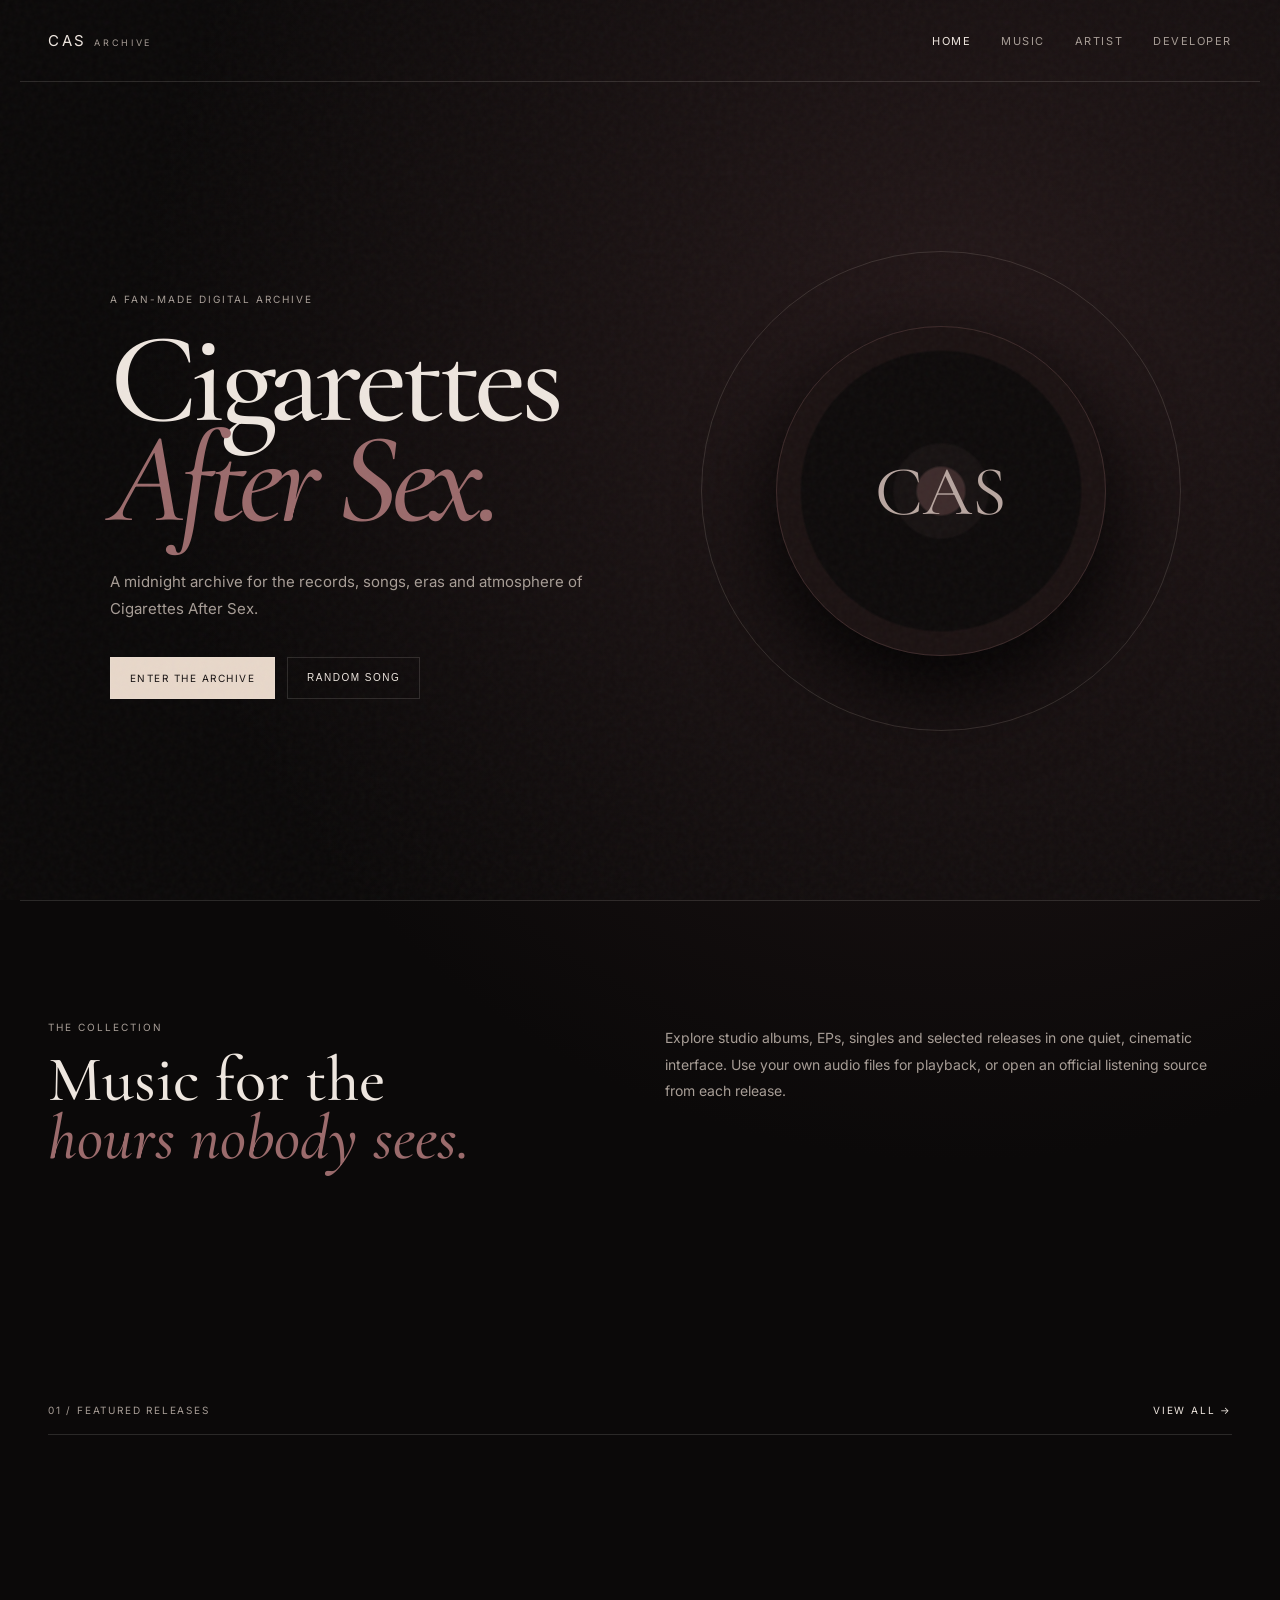
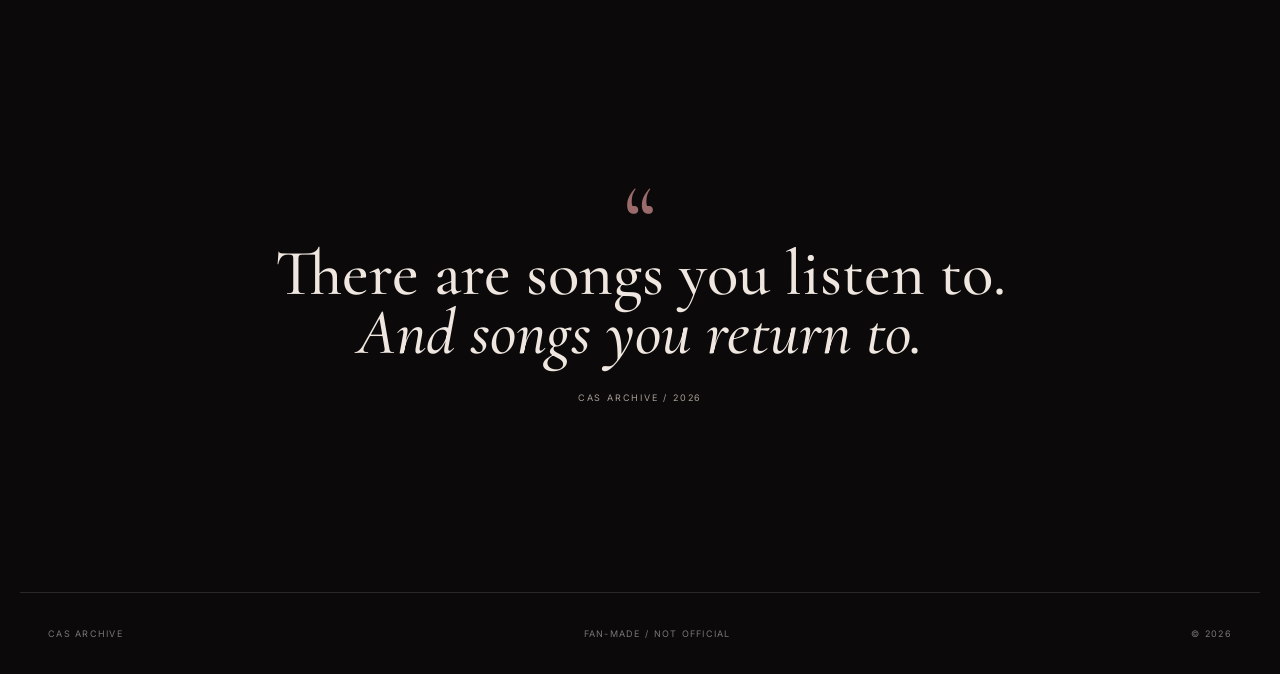
<file: index.html>
<!DOCTYPE html>
<html lang="en">
<head>
  <meta charset="UTF-8">
  <meta name="viewport" content="width=device-width, initial-scale=1.0">
  <meta name="description" content="CAS Archive — a fan-made Cigarettes After Sex music archive and listening interface.">
  <title>CAS Archive — Cigarettes After Sex</title>
  <link rel="preconnect" href="https://fonts.googleapis.com">
  <link rel="preconnect" href="https://fonts.gstatic.com" crossorigin>
  <link href="https://fonts.googleapis.com/css2?family=Cormorant+Garamond:wght@400;500;600;700&family=Inter:wght@400;500;600&display=swap" rel="stylesheet">
  <link rel="stylesheet" href="style.css">
</head>
<body>
  <div class="grain"></div>
  <header class="site-header">
    <a class="brand" href="index.html">CAS<span>ARCHIVE</span></a>
    <button class="nav-toggle" aria-label="Open menu">☰</button>
    <nav>
      <a class="active" href="index.html">Home</a>
      <a href="music.html">Music</a>
      <a href="artist.html">Artist</a>
      <a href="developer.html">Developer</a>
    </nav>
  </header>

  <main>
    <section class="hero">
      <div class="hero-copy">
        <p class="eyebrow">A FAN-MADE DIGITAL ARCHIVE</p>
        <h1>Cigarettes<br><em>After Sex.</em></h1>
        <p class="hero-text">A midnight archive for the records, songs, eras and atmosphere of Cigarettes After Sex.</p>
        <div class="hero-actions">
          <a class="btn btn-solid" href="music.html">ENTER THE ARCHIVE</a>
          <button class="btn btn-ghost" id="randomBtn">RANDOM SONG</button>
        </div>
      </div>
      <div class="hero-orbit">
        <div class="orbit-ring"></div>
        <div class="hero-disc"><span>CAS</span></div>
      </div>
    </section>

    <section class="intro reveal">
      <div>
        <p class="eyebrow">THE COLLECTION</p>
        <h2>Music for the<br><em>hours nobody sees.</em></h2>
      </div>
      <p class="intro-text">Explore studio albums, EPs, singles and selected releases in one quiet, cinematic interface. Use your own audio files for playback, or open an official listening source from each release.</p>
    </section>

    <section class="featured reveal">
      <div class="section-heading">
        <span>01 / FEATURED RELEASES</span>
        <a href="music.html">VIEW ALL →</a>
      </div>
      <div id="featuredGrid" class="album-grid"></div>
    </section>

    <section class="quote-section reveal">
      <div class="quote-mark">“</div>
      <blockquote>There are songs you listen to.<br><em>And songs you return to.</em></blockquote>
      <p>CAS ARCHIVE / 2026</p>
    </section>
  </main>

  <footer class="site-footer">
    <span>CAS ARCHIVE</span>
    <span>FAN-MADE / NOT OFFICIAL</span>
    <span>© 2026</span>
  </footer>

  <script src="data.js"></script>
  <script src="app.js"></script>
</body>
</html>
</file>
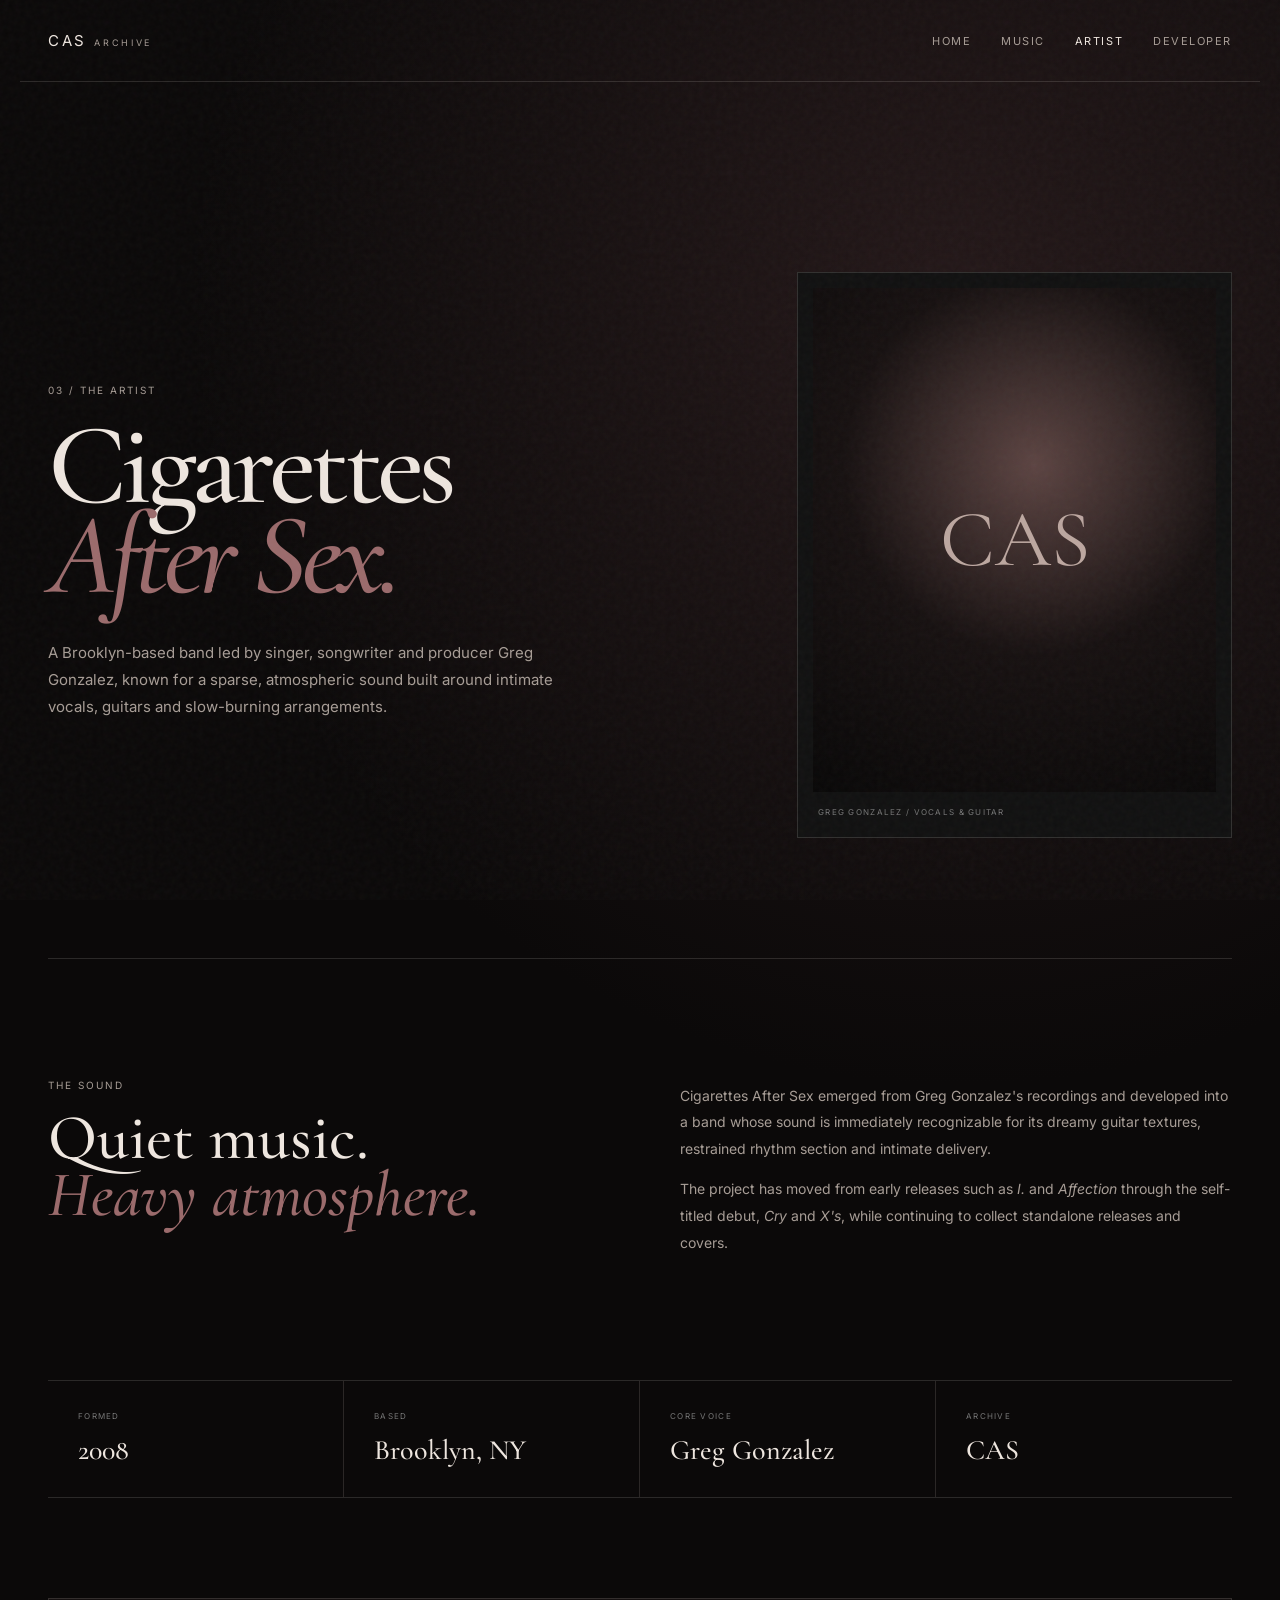
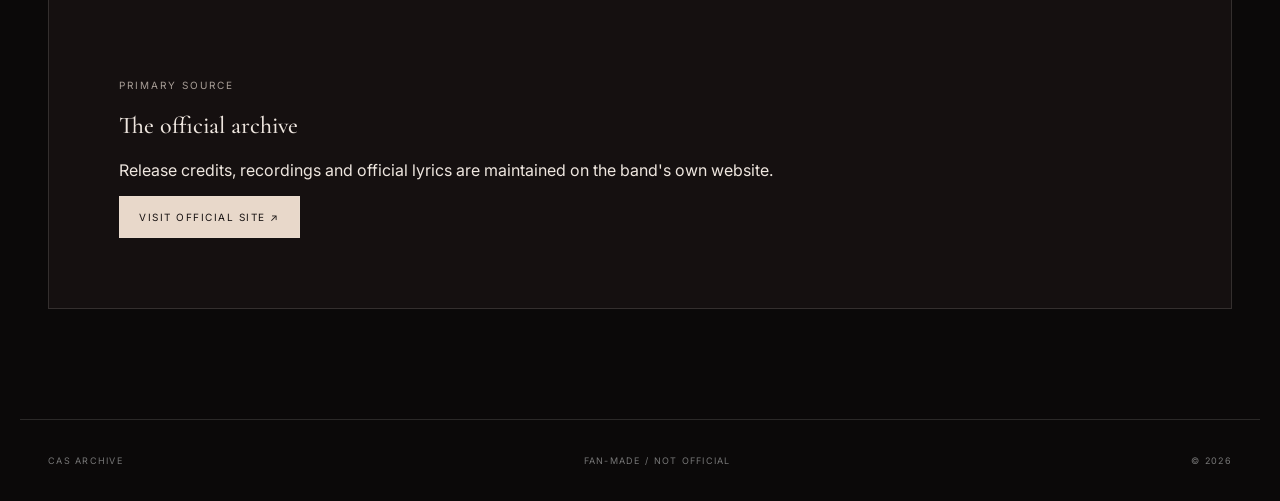
<file: artist.html>
<!DOCTYPE html>
<html lang="en">
<head>
  <meta charset="UTF-8"><meta name="viewport" content="width=device-width, initial-scale=1.0">
  <title>The Artist — CAS Archive</title>
  <link rel="preconnect" href="https://fonts.googleapis.com"><link rel="preconnect" href="https://fonts.gstatic.com" crossorigin>
  <link href="https://fonts.googleapis.com/css2?family=Cormorant+Garamond:wght@400;500;600;700&family=Inter:wght@400;500;600&display=swap" rel="stylesheet">
  <link rel="stylesheet" href="style.css">
</head>
<body>
<div class="grain"></div>
<header class="site-header"><a class="brand" href="index.html">CAS<span>ARCHIVE</span></a><button class="nav-toggle">☰</button><nav><a href="index.html">Home</a><a href="music.html">Music</a><a class="active" href="artist.html">Artist</a><a href="developer.html">Developer</a></nav></header>
<main class="page">
  <section class="artist-hero">
    <div><p class="eyebrow">03 / THE ARTIST</p><h1>Cigarettes<br><em>After Sex.</em></h1><p class="lead">A Brooklyn-based band led by singer, songwriter and producer Greg Gonzalez, known for a sparse, atmospheric sound built around intimate vocals, guitars and slow-burning arrangements.</p></div>
    <div class="artist-card"><div class="portrait-placeholder">CAS</div><span>GREG GONZALEZ / VOCALS & GUITAR</span></div>
  </section>
  <section class="two-col">
    <div><p class="eyebrow">THE SOUND</p><h2>Quiet music.<br><em>Heavy atmosphere.</em></h2></div>
    <div class="prose"><p>Cigarettes After Sex emerged from Greg Gonzalez's recordings and developed into a band whose sound is immediately recognizable for its dreamy guitar textures, restrained rhythm section and intimate delivery.</p><p>The project has moved from early releases such as <em>I.</em> and <em>Affection</em> through the self-titled debut, <em>Cry</em> and <em>X's</em>, while continuing to collect standalone releases and covers.</p></div>
  </section>
  <section class="facts"><div><small>FORMED</small><strong>2008</strong></div><div><small>BASED</small><strong>Brooklyn, NY</strong></div><div><small>CORE VOICE</small><strong>Greg Gonzalez</strong></div><div><small>ARCHIVE</small><strong>CAS</strong></div></section>
  <section class="source-card"><p class="eyebrow">PRIMARY SOURCE</p><h2>The official archive</h2><p>Release credits, recordings and official lyrics are maintained on the band's own website.</p><a class="btn btn-solid" href="https://www.cigarettesaftersex.com/" target="_blank" rel="noopener">VISIT OFFICIAL SITE ↗</a></section>
</main>
<footer class="site-footer"><span>CAS ARCHIVE</span><span>FAN-MADE / NOT OFFICIAL</span><span>© 2026</span></footer>
<script src="app.js"></script>
</body>
</html>
</file>
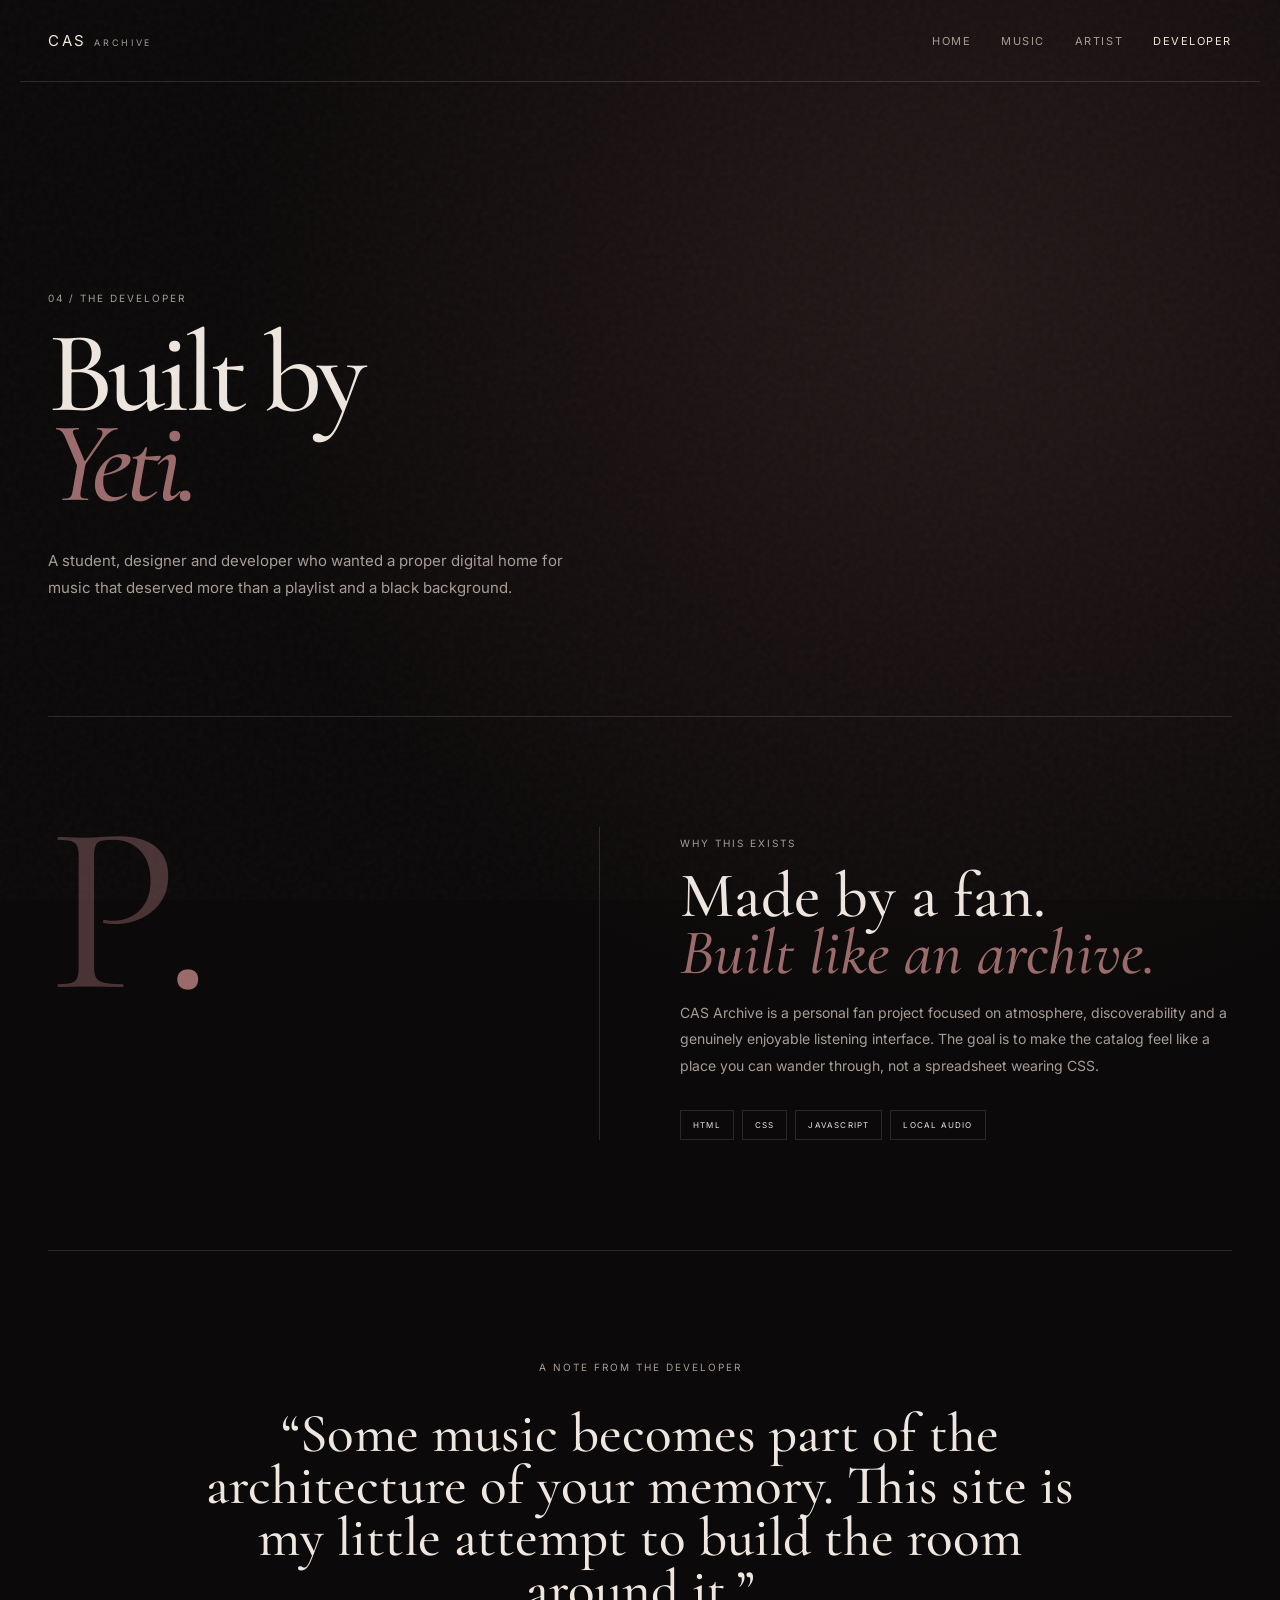
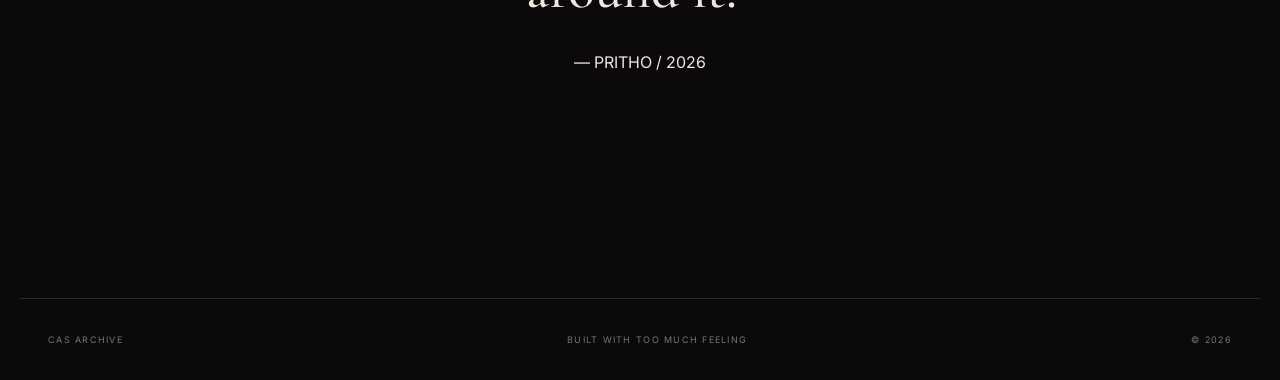
<file: developer.html>
<!DOCTYPE html>
<html lang="en">
<head>
  <meta charset="UTF-8"><meta name="viewport" content="width=device-width, initial-scale=1.0">
  <title>The Developer — CAS Archive</title>
  <link rel="preconnect" href="https://fonts.googleapis.com"><link rel="preconnect" href="https://fonts.gstatic.com" crossorigin>
  <link href="https://fonts.googleapis.com/css2?family=Cormorant+Garamond:wght@400;500;600;700&family=Inter:wght@400;500;600&display=swap" rel="stylesheet">
  <link rel="stylesheet" href="style.css">
</head>
<body>
<div class="grain"></div>
<header class="site-header"><a class="brand" href="index.html">CAS<span>ARCHIVE</span></a><button class="nav-toggle">☰</button><nav><a href="index.html">Home</a><a href="music.html">Music</a><a href="artist.html">Artist</a><a class="active" href="developer.html">Developer</a></nav></header>
<main class="page">
  <section class="developer-hero">
    <p class="eyebrow">04 / THE DEVELOPER</p>
    <h1>Built by<br><em>Yeti.</em></h1>
    <p class="lead">A student, designer and developer who wanted a proper digital home for music that deserved more than a playlist and a black background.</p>
  </section>
  <section class="developer-grid">
    <div class="dev-symbol">P<span>.</span></div>
    <div>
      <p class="eyebrow">WHY THIS EXISTS</p>
      <h2>Made by a fan.<br><em>Built like an archive.</em></h2>
      <p class="prose">CAS Archive is a personal fan project focused on atmosphere, discoverability and a genuinely enjoyable listening interface. The goal is to make the catalog feel like a place you can wander through, not a spreadsheet wearing CSS.</p>
      <div class="dev-stack"><span>HTML</span><span>CSS</span><span>JAVASCRIPT</span><span>LOCAL AUDIO</span></div>
    </div>
  </section>
  <section class="manifesto"><p class="eyebrow">A NOTE FROM THE DEVELOPER</p><blockquote>“Some music becomes part of the architecture of your memory. This site is my little attempt to build the room around it.”</blockquote><p>— PRITHO / 2026</p></section>
</main>
<footer class="site-footer"><span>CAS ARCHIVE</span><span>BUILT WITH TOO MUCH FEELING</span><span>© 2026</span></footer>
<script src="app.js"></script>
</body>
</html>
</file>
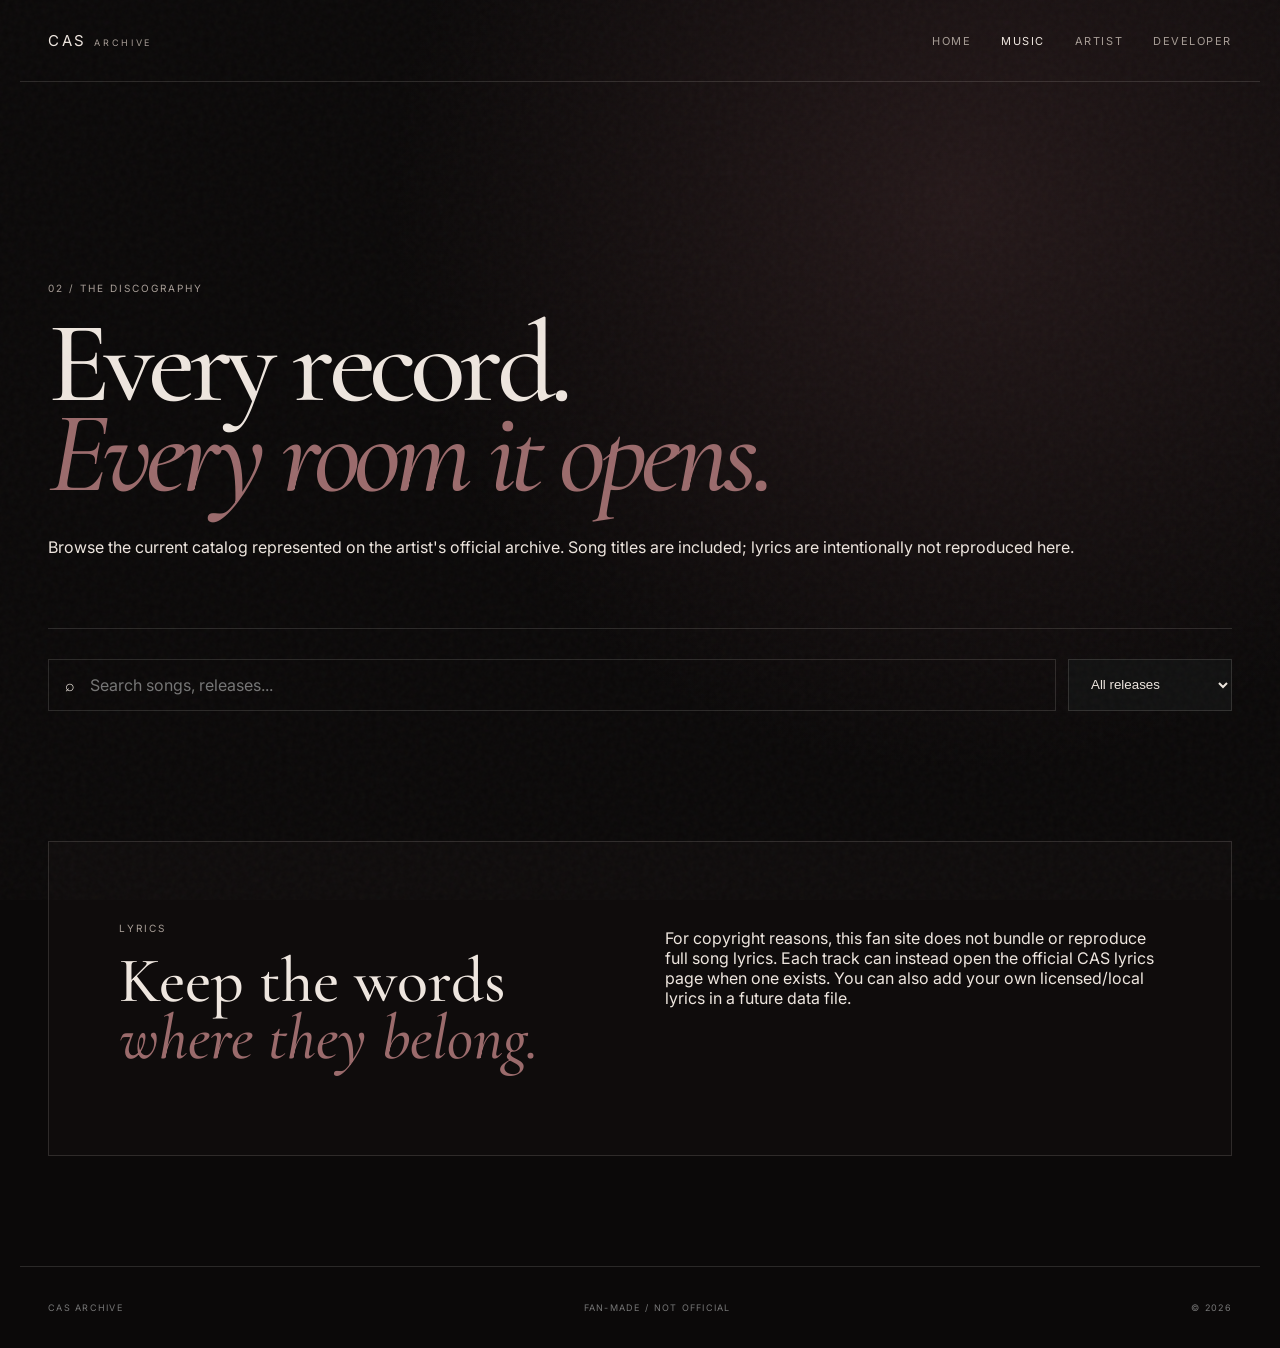
<file: music.html>
<!DOCTYPE html>
<html lang="en">
<head>
  <meta charset="UTF-8">
  <meta name="viewport" content="width=device-width, initial-scale=1.0">
  <title>Music — CAS Archive</title>
  <link rel="preconnect" href="https://fonts.googleapis.com">
  <link rel="preconnect" href="https://fonts.gstatic.com" crossorigin>
  <link href="https://fonts.googleapis.com/css2?family=Cormorant+Garamond:wght@400;500;600;700&family=Inter:wght@400;500;600&display=swap" rel="stylesheet">
  <link rel="stylesheet" href="style.css">
</head>
<body>
  <div class="grain"></div>
  <header class="site-header">
    <a class="brand" href="index.html">CAS<span>ARCHIVE</span></a>
    <button class="nav-toggle" aria-label="Open menu">☰</button>
    <nav>
      <a href="index.html">Home</a><a class="active" href="music.html">Music</a><a href="artist.html">Artist</a><a href="developer.html">Developer</a>
    </nav>
  </header>

  <main class="page">
    <section class="page-hero">
      <p class="eyebrow">02 / THE DISCOGRAPHY</p>
      <h1>Every record.<br><em>Every room it opens.</em></h1>
      <p>Browse the current catalog represented on the artist's official archive. Song titles are included; lyrics are intentionally not reproduced here.</p>
    </section>

    <section class="controls">
      <label class="search">
        <span>⌕</span><input id="searchInput" type="search" placeholder="Search songs, releases..." autocomplete="off">
      </label>
      <select id="filterSelect" aria-label="Filter releases">
        <option value="all">All releases</option>
        <option value="album">Albums</option>
        <option value="ep">EPs</option>
        <option value="single">Singles / releases</option>
      </select>
    </section>

    <section id="releaseList" class="release-list"></section>

    <section class="lyrics-note">
      <div>
        <p class="eyebrow">LYRICS</p>
        <h2>Keep the words<br><em>where they belong.</em></h2>
      </div>
      <p>For copyright reasons, this fan site does not bundle or reproduce full song lyrics. Each track can instead open the official CAS lyrics page when one exists. You can also add your own licensed/local lyrics in a future data file.</p>
    </section>
  </main>

  <div id="player" class="player hidden">
    <div class="player-art" id="playerArt">CAS</div>
    <div class="player-meta"><strong id="playerTitle">Nothing playing</strong><span id="playerRelease">CAS Archive</span></div>
    <div class="player-controls">
      <button id="prevBtn" title="Previous">◀</button><button id="playBtn" class="play-main" title="Play/Pause">▶</button><button id="nextBtn" title="Next">▶</button>
    </div>
    <div class="progress-wrap"><span id="currentTime">0:00</span><input id="progress" type="range" min="0" max="100" value="0"><span id="duration">0:00</span></div>
    <label class="upload-audio" title="Use your own licensed/local audio files">＋ Audio</label>
    <input id="audioInput" type="file" accept="audio/*" multiple hidden>
    <audio id="audio"></audio>
  </div>

  <footer class="site-footer"><span>CAS ARCHIVE</span><span>FAN-MADE / NOT OFFICIAL</span><span>© 2026</span></footer>

  <script src="data.js"></script>
  <script src="app.js"></script>
  <script src="music.js"></script>
</body>
</html>
</file>
<file: style.css>
:root{
  --bg:#0b0909;--panel:#121010;--text:#eee6df;--muted:#a79d96;--line:rgba(238,230,223,.14);
  --rose:#9b6b6c;--cream:#e8d8ca;--max:1240px;
}
*{box-sizing:border-box}html{scroll-behavior:smooth}body{margin:0;background:radial-gradient(circle at 75% 15%,#241819 0,#0b0909 38%),var(--bg);color:var(--text);font-family:Inter,Arial,sans-serif;min-height:100vh}.grain{position:fixed;inset:0;pointer-events:none;opacity:.07;z-index:20;background-image:url("data:image/svg+xml,%3Csvg viewBox='0 0 180 180' xmlns='http://www.w3.org/2000/svg'%3E%3Cfilter id='n'%3E%3CfeTurbulence type='fractalNoise' baseFrequency='.9' numOctaves='4' stitchTiles='stitch'/%3E%3C/filter%3E%3Crect width='100%25' height='100%25' filter='url(%23n)' opacity='.5'/%3E%3C/svg%3E")}.site-header{height:82px;display:flex;align-items:center;justify-content:space-between;max-width:var(--max);margin:auto;padding:0 28px;border-bottom:1px solid var(--line);position:relative;z-index:30}.brand{font-size:15px;letter-spacing:.18em;color:var(--text);text-decoration:none}.brand span{color:var(--muted);margin-left:7px;font-size:9px}.site-header nav{display:flex;gap:30px}.site-header nav a{color:var(--muted);text-decoration:none;font-size:11px;text-transform:uppercase;letter-spacing:.14em}.site-header nav a:hover,.site-header nav a.active{color:var(--text)}.nav-toggle{display:none;background:none;border:0;color:var(--text);font-size:22px}.hero{max-width:var(--max);min-height:calc(100vh - 82px);margin:auto;padding:90px 7%;display:grid;grid-template-columns:1.1fr .9fr;align-items:center;gap:40px}.eyebrow{font-size:10px;letter-spacing:.2em;text-transform:uppercase;color:var(--muted)}h1,h2,blockquote{font-family:"Cormorant Garamond",serif;font-weight:500}h1{font-size:clamp(70px,10vw,150px);line-height:.78;margin:25px 0 38px;letter-spacing:-.05em}h1 em,h2 em{color:var(--rose);font-style:italic}.hero-text,.lead{max-width:540px;color:var(--muted);font-size:15px;line-height:1.8}.hero-actions{display:flex;gap:12px;margin-top:35px}.btn{display:inline-flex;padding:14px 19px;text-decoration:none;font-size:10px;letter-spacing:.15em;border:1px solid var(--line);cursor:pointer}.btn-solid{background:var(--cream);color:#161111}.btn-ghost{background:transparent;color:var(--text)}.hero-orbit{height:500px;display:grid;place-items:center;position:relative}.orbit-ring{position:absolute;width:min(480px,80vw);aspect-ratio:1;border:1px solid rgba(232,216,202,.14);border-radius:50%;animation:spin 28s linear infinite}.hero-disc{width:min(330px,60vw);aspect-ratio:1;border-radius:50%;background:radial-gradient(circle,#3d2b2b 0 10%,#171212 11% 20%,#0e0b0b 21% 60%,#1b1212 61% 100%);box-shadow:0 30px 90px #000;display:grid;place-items:center;border:1px solid #3b2929}.hero-disc span{font-family:"Cormorant Garamond";font-size:70px;color:#b8a6a0}.intro,.featured,.quote-section,.page{max-width:var(--max);margin:auto;padding:110px 28px}.intro{display:grid;grid-template-columns:1fr 1fr;border-top:1px solid var(--line);gap:50px}.intro h2,.lyrics-note h2,.two-col h2,.developer-grid h2{font-size:64px;line-height:.9;margin:18px 0}.intro-text,.prose{color:var(--muted);line-height:1.9;font-size:14px;max-width:550px}.section-heading{display:flex;justify-content:space-between;border-bottom:1px solid var(--line);padding-bottom:18px;color:var(--muted);font-size:10px;letter-spacing:.18em}.section-heading a{color:var(--text);text-decoration:none}.album-grid{display:grid;grid-template-columns:repeat(3,1fr);gap:28px;margin-top:35px}.album-card{color:var(--text);text-decoration:none}.cover{position:relative;aspect-ratio:1;background:linear-gradient(145deg,#352a2b,#100d0d);display:flex;align-items:flex-end;padding:25px;overflow:hidden;isolation:isolate}.cover:before{content:"";position:absolute;inset:12%;border:1px solid rgba(255,255,255,.13);border-radius:50%;z-index:-1}.cover span{position:absolute;top:22px;left:24px;font-size:10px;letter-spacing:.2em;color:#d8c7bd}.cover b{font-family:"Cormorant Garamond";font-size:42px;font-weight:500;line-height:.85;max-width:85%}.cover.blue{background:linear-gradient(145deg,#293b4a,#0c1014)}.cover.xs{background:linear-gradient(145deg,#443335,#171011)}.cover.mono{background:linear-gradient(145deg,#d0c7bd,#3a3532);color:#171313}.cover.mono span{color:#171313}.cover.rose{background:linear-gradient(145deg,#6c4247,#1b0f12)}.album-meta{padding:13px 2px;display:flex;justify-content:space-between}.album-meta span{font-size:9px;color:var(--muted);letter-spacing:.12em}.quote-section{text-align:center;padding-top:180px;padding-bottom:180px}.quote-mark{font-family:"Cormorant Garamond";font-size:100px;color:var(--rose);height:55px}.quote-section blockquote{font-size:65px;line-height:.9;margin:30px auto;max-width:900px}.quote-section p{font-size:9px;letter-spacing:.2em;color:var(--muted)}.site-footer{max-width:var(--max);margin:auto;padding:35px 28px;border-top:1px solid var(--line);display:flex;justify-content:space-between;color:#777;font-size:9px;letter-spacing:.14em}.page-hero{padding:80px 0 55px;border-bottom:1px solid var(--line)}.page-hero h1,.artist-hero h1,.developer-hero h1{font-size:clamp(65px,9vw,120px)}.controls{display:flex;gap:12px;padding:30px 0}.search{flex:1;border:1px solid var(--line);padding:0 16px;display:flex;align-items:center}.search input{background:none;border:0;outline:0;color:var(--text);padding:15px;width:100%;font:inherit}.controls select{background:#111;color:var(--text);border:1px solid var(--line);padding:0 18px}.release{display:grid;grid-template-columns:250px 1fr;gap:40px;padding:45px 0;border-top:1px solid var(--line);scroll-margin-top:90px}.release-cover{aspect-ratio:1;max-height:250px}.release-cover b{font-size:31px}.release-top{display:flex;justify-content:space-between;gap:20px;align-items:start}.release-top h2{font-size:52px;margin:8px 0 25px}.release-top a{color:var(--muted);font-size:9px;letter-spacing:.14em}.tracklist{list-style:none;margin:0;padding:0}.track-play{width:100%;display:grid;grid-template-columns:45px 1fr 55px;text-align:left;align-items:center;background:none;border:0;border-top:1px solid var(--line);padding:15px 0;color:var(--text);cursor:pointer}.track-play span{font-size:10px;color:#777}.track-play strong{font-weight:400}.track-play em{font-style:normal;font-size:8px;color:#777;text-align:right;letter-spacing:.12em}.track-play:hover strong,.track-play:hover em{color:var(--cream)}.lyrics-note{margin-top:100px;padding:70px;border:1px solid var(--line);display:grid;grid-template-columns:1fr 1fr;gap:50px;background:#0f0c0c}.artist-hero{display:grid;grid-template-columns:1fr .65fr;gap:80px;align-items:center;padding:80px 0 120px}.artist-card{background:#111;padding:15px;border:1px solid var(--line)}.portrait-placeholder{aspect-ratio:4/5;background:radial-gradient(circle at 55% 35%,#5c4442,#171111 48%,#090808);display:grid;place-items:center;font-family:"Cormorant Garamond";font-size:80px;color:#bca7a0}.artist-card span{display:block;padding:15px 5px 5px;color:#777;font-size:8px;letter-spacing:.16em}.two-col,.developer-grid{display:grid;grid-template-columns:1fr 1fr;gap:80px;padding:110px 0;border-top:1px solid var(--line)}.facts{display:grid;grid-template-columns:repeat(4,1fr);border-top:1px solid var(--line);border-bottom:1px solid var(--line);margin:0 0 100px}.facts div{padding:30px;border-right:1px solid var(--line)}.facts div:last-child{border:0}.facts small{display:block;color:#777;font-size:8px;letter-spacing:.16em;margin-bottom:12px}.facts strong{font-family:"Cormorant Garamond";font-size:28px;font-weight:500}.source-card{padding:70px;background:#151010;border:1px solid var(--line)}.developer-hero{padding:90px 0 100px}.dev-symbol{font-family:"Cormorant Garamond";font-size:240px;line-height:.7;color:#493334;border-right:1px solid var(--line)}.dev-symbol span{color:var(--rose)}.dev-stack{display:flex;flex-wrap:wrap;gap:8px;margin-top:30px}.dev-stack span{border:1px solid var(--line);padding:9px 12px;font-size:8px;letter-spacing:.15em}.manifesto{padding:100px 0;border-top:1px solid var(--line);text-align:center}.manifesto blockquote{font-size:55px;max-width:900px;margin:35px auto;line-height:.95}.player{position:fixed;left:15px;right:15px;bottom:15px;background:rgba(20,15,15,.96);border:1px solid var(--line);backdrop-filter:blur(15px);z-index:50;display:grid;grid-template-columns:58px 1fr auto minmax(180px,380px) auto;gap:15px;align-items:center;padding:9px 12px}.player.hidden{display:none}.player-art{width:58px;height:58px;display:grid;place-items:center;font-family:"Cormorant Garamond";font-size:19px}.player-meta{display:flex;flex-direction:column;gap:5px;min-width:0}.player-meta strong{font-size:12px;white-space:nowrap;overflow:hidden;text-overflow:ellipsis}.player-meta span{font-size:9px;color:#777}.player-controls{display:flex;gap:5px}.player-controls button{border:0;background:none;color:var(--text);padding:10px;cursor:pointer}.player-controls .play-main{border:1px solid var(--line);border-radius:50%;width:40px;height:40px}.progress-wrap{display:flex;align-items:center;gap:8px;font-size:8px;color:#777}.progress-wrap input{width:100%;accent-color:#b08a88}.upload-audio{font-size:9px;letter-spacing:.1em;color:var(--cream);cursor:pointer;border:1px solid var(--line);padding:11px}.reveal{opacity:0;transform:translateY(18px);transition:.8s ease}.reveal.visible{opacity:1;transform:none}@keyframes spin{to{transform:rotate(360deg)}}@media(max-width:760px){.site-header{height:70px}.nav-toggle{display:block}.site-header nav{display:none;position:absolute;top:70px;right:0;left:0;background:#0e0b0b;padding:20px 28px;border-bottom:1px solid var(--line);flex-direction:column}.site-header nav.open{display:flex}.hero,.intro,.artist-hero,.two-col,.developer-grid,.lyrics-note{grid-template-columns:1fr}.hero{padding-top:50px}.hero-orbit{height:330px}.hero-disc{width:250px}.album-grid{grid-template-columns:1fr}.intro h2,.lyrics-note h2,.two-col h2,.developer-grid h2{font-size:50px}.release{grid-template-columns:1fr}.release-cover{max-height:none;width:100%;max-width:300px}.facts{grid-template-columns:1fr 1fr}.facts div{border-bottom:1px solid var(--line)}.player{grid-template-columns:48px 1fr auto}.player-art{width:48px;height:48px}.progress-wrap{grid-column:1/-1}.upload-audio{display:none}.dev-symbol{border:0;border-bottom:1px solid var(--line);padding-bottom:70px}.quote-section blockquote,.manifesto blockquote{font-size:45px}.site-footer{flex-wrap:wrap;gap:12px}}
</file>
